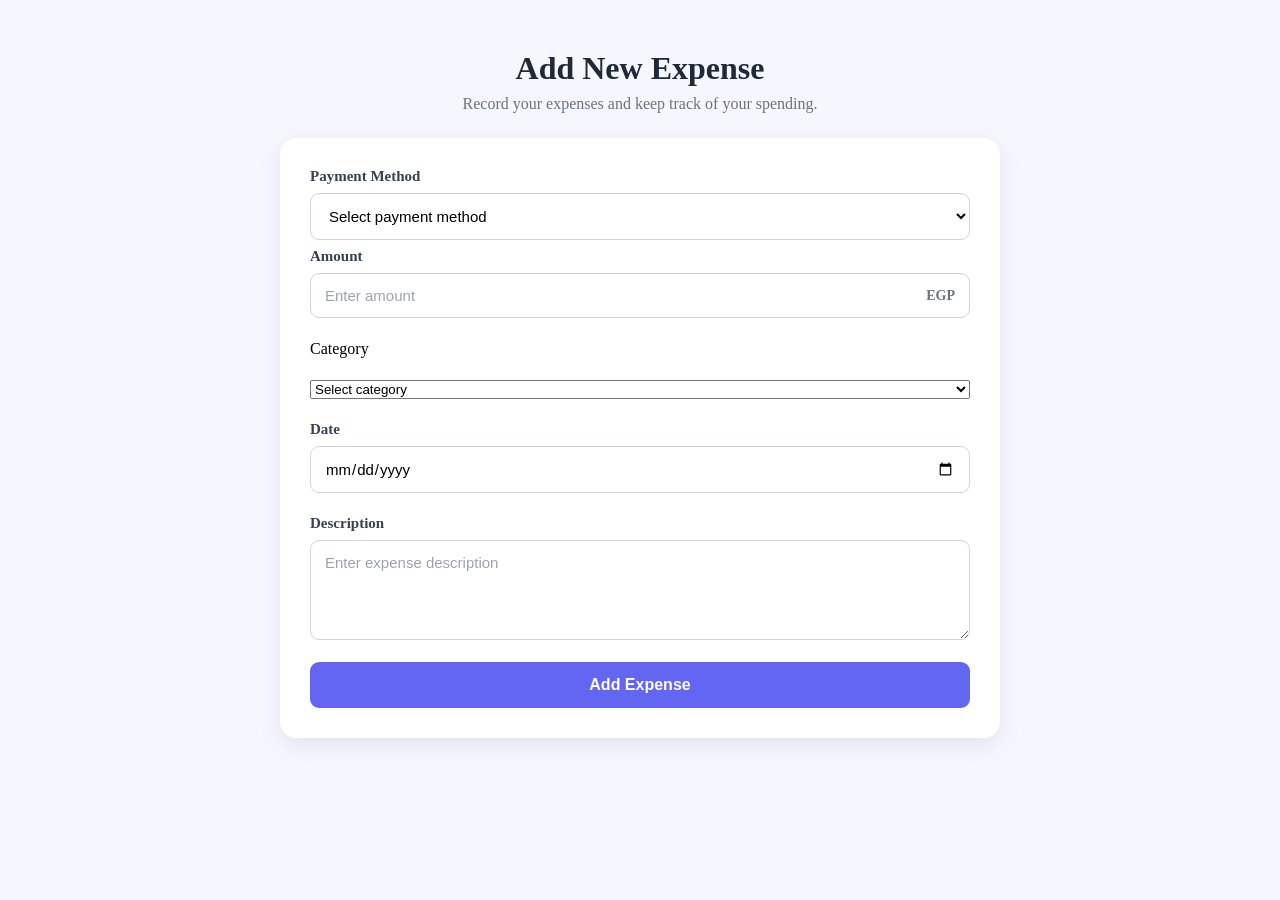
<file: Add-Expense/index.html>
<!DOCTYPE html>
<html lang="en">
<head>
    <meta charset="UTF-8">
    <meta name="viewport" content="width=device-width, initial-scale=1.0">

    <title>Add Expense | Student Wallet</title>

    <link rel="stylesheet" href="style.css">
</head>

<body>

    <section class="add-expense">

        <div class="add-expense-header">
            <h2>Add New Expense</h2>

            <p>
                Record your expenses and keep track of your spending.
            </p>
        </div>


        <form class="expense-form">

        
            <div class="form-group">
                <div class="form-group">

    <label for="paymentMethod">Payment Method</label>

    <select id="paymentMethod" name="paymentMethod" required>
        <option value="">Select payment method</option>
        <option value="Cash">Cash</option>
        <option value="InstaPay">InstaPay</option>
        <option value="Vodafone Cash">Vodafone Cash</option>
    </select>

</div>

                <label for="amount">Amount</label>

                <div class="input-wrapper">

                    <input
                        type="number"
                        id="amount"
                        name="amount"
                        placeholder="Enter amount"
                        min="1"
                        required
                    >

                    <span>EGP</span>

                </div>

                <small class="error-message" id="amountError"></small>

            </div 
            <div class="form-group">

                <label for="category">Category</label>

                <select
                    id="category"
                    name="category"
                    required
                >

                    <option value="">Select category</option>

                    <option value="food">Food</option>

                    <option value="transportation">
                        Transportation
                    </option>

                    <option value="education">
                        Education
                    </option>

                    <option value="shopping">
                        Shopping
                    </option>

                </select>

                <small class="error-message" id="categoryError"></small>

            </div>


            
            <div class="form-group">

                <label for="date">Date</label>

                <input
                    type="date"
                    id="date"
                    name="date"
                    required
                >

                <small class="error-message" id="dateError"></small>

            </div>


            
            <div class="form-group">

                <label for="description">Description</label>

                <textarea
                    id="description"
                    name="description"
                    placeholder="Enter expense description"
                    rows="4"
                ></textarea>

            </div>


            
            <button
                type="submit"
                class="add-expense-btn"
            >
                Add Expense
            </button>

        </form>

        <div
            class="success-message"
            id="successMessage"
        >
            Expense added successfully!
        </div>

    </section>


    <script src="script.js"></script>

</body>
</html>
</file>
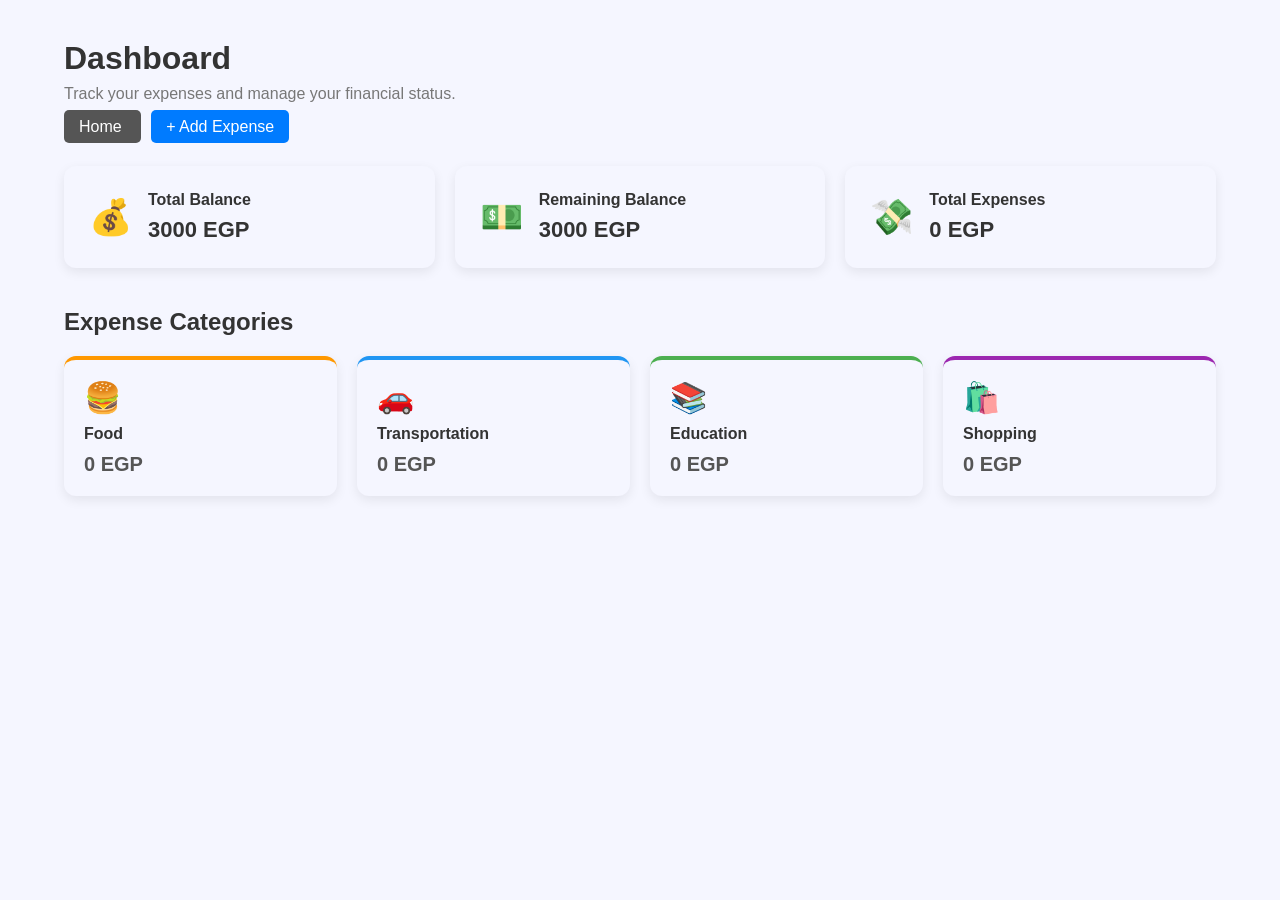
<file: dashboard-folder/index.html>
<!DOCTYPE html>
<html lang="en">
<head>
    <meta charset="UTF-8">
    <meta name="viewport" content="width=device-width, initial-scale=1.0">
    <title>Student Wallet - Dashboard</title>

    <link rel="stylesheet" href="css/style.css">
</head>
<body>

    <section class="dashboard">

        <div class="dashboard-header">
            <h1>Dashboard</h1>
            <p>Track your expenses and manage your financial status.</p>

            <div style="margin-top: 15px;">
                <a href="../index.html"
                   style="padding: 8px 15px; background: #555; color: white; text-decoration: none; border-radius: 5px; margin-right: 10px;">
                    Home
                </a>

                <a href="../Add-Expense/index.html"
                   style="padding: 8px 15px; background: #007bff; color: white; text-decoration: none; border-radius: 5px;">
                    + Add Expense
                </a>
            </div>
        </div>

        <div class="summary-cards">

            <div class="summary-card">
                <div class="card-icon">💰</div>

                <div class="card-content">
                    <h3>Total Balance</h3>
                    <p id="total-balance" title="Click to edit your balance" style="cursor: pointer;">3000 EGP</p>
                </div>
            </div>

            <div class="summary-card">
                <div class="card-icon">💵</div>

                <div class="card-content">
                    <h3>Remaining Balance</h3>
                    <p id="remaining-balance">3000 EGP</p>
                </div>
            </div>

            <div class="summary-card">
                <div class="card-icon">💸</div>

                <div class="card-content">
                    <h3>Total Expenses</h3>
                    <p id="total-expenses">0 EGP</p>
                </div>
            </div>

        </div>

        <section class="expense-categories">
            </div>

        <div id="budget-warning" style="display: none; margin: 20px 0; padding: 15px; background: #fff3cd; color: #856404; border: 1px solid #ffe69c; border-radius: 8px;">
        </div>

        <section class="expense-categories">

            <h2>Expense Categories</h2>

            <div class="category-cards">

                <div class="category-card">
                    <div class="category-icon">🍔</div>
                    <h3>Food</h3>
                    <p id="food-expenses">0 EGP</p>
                </div>

                <div class="category-card">
                    <div class="category-icon">🚗</div>
                    <h3>Transportation</h3>
                    <p id="transportation-expenses">0 EGP</p>
                </div>

                <div class="category-card">
                    <div class="category-icon">📚</div>
                    <h3>Education</h3>
                    <p id="education-expenses">0 EGP</p>
                </div>

                <div class="category-card">
                    <div class="category-icon">🛍️</div>
                    <h3>Shopping</h3>
                    <p id="shopping-expenses">0 EGP</p>
                </div>

            </div>

        </section>

    </section>

    <script src="js/script.js"></script>

</body>
</html>
</file>
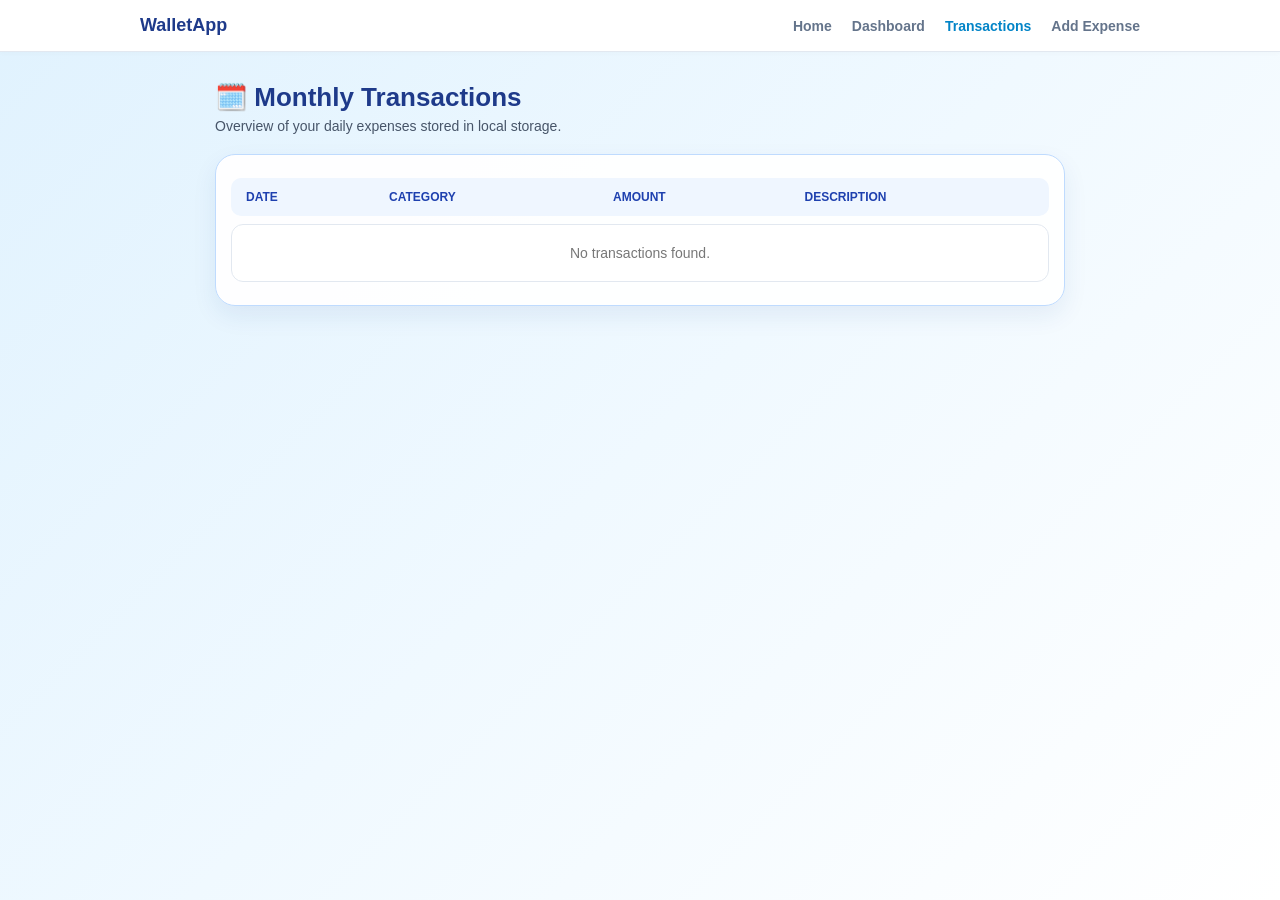
<file: transactions-floder/index.html>
<!DOCTYPE html>
<html lang="en">
<head>
    <meta charset="UTF-8">
    <meta name="viewport" content="width=device-width, initial-scale=1.0">
    <title>Transactions - Student Wallet</title>
    <link rel="stylesheet" href="style.css">
</head>
<body>

    <nav class="navbar">
        <div class="nav-container">
            <span class="logo">WalletApp</span>
            <ul class="nav-links">
                <li><a href="index.html">Home</a></li>
                <li><a href="dashboard.html">Dashboard</a></li>
                <li><a href="transactions.html" class="active">Transactions</a></li>
                <li><a href="add-expense.html">Add Expense</a></li>
            </ul>
        </div>
    </nav>

    <div class="my-container">
        <div class="main-header">
            <h1>🗓️ Monthly Transactions</h1>
            <p>Overview of your daily expenses stored in local storage.</p>
        </div>

        <div class="table-box">
            <table>
                <thead>
                    <tr>
                        <th>DATE</th>
                        <th>CATEGORY</th>
                        <th>AMOUNT</th>
                        <th>DESCRIPTION</th>
                    </tr>
                </thead>
                <tbody id="tableContent">
                </tbody>
            </table>
        </div>
    </div>

    <script src="script.js"></script>
</body>
</html>
</file>
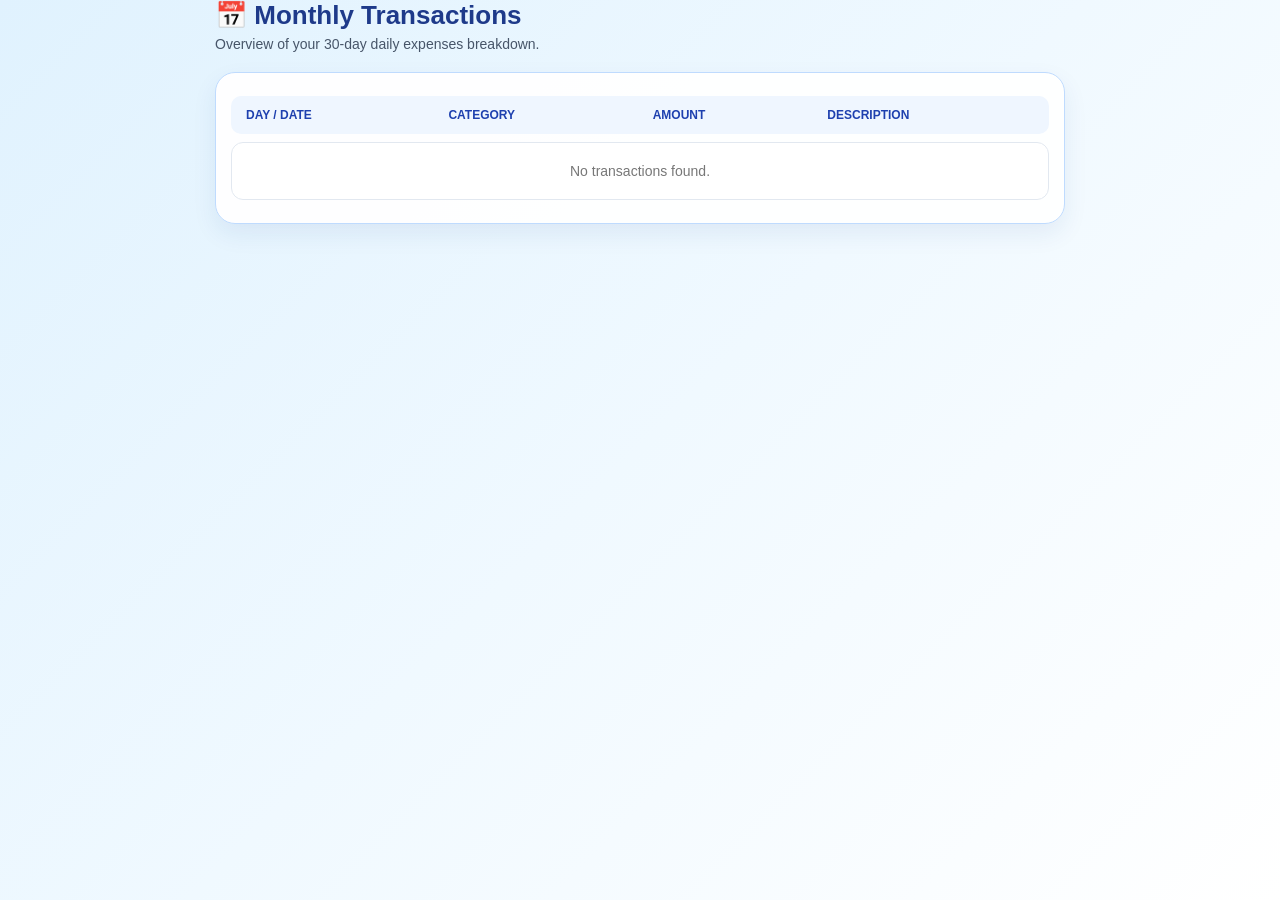
<file: transactions-floder/transactions.html>
<!DOCTYPE html>
<html lang="en">
<head>
    <meta charset="UTF-8">
    <meta name="viewport" content="width=device-width, initial-scale=1.0">
    <title>Transactions</title>
    <link rel="stylesheet" href="style.css">
</head>
<body>

    <div class="my-container">
        <div class="main-header" style="display: flex; justify-content: space-between; align-items: center; flex-wrap: wrap; gap: 15px;">
            <div>
                <h1>📅 Monthly Transactions</h1>
                <p>Overview of your 30-day daily expenses breakdown.</p>
            </div>
            
        </div>

        <div class="table-box">
            <table>
                <thead>
                    <tr>
                        <th>Day / Date</th>
                        <th>Category</th>
                        <th>Amount</th>
                        <th>Description</th>
                    </tr>
                </thead>
                <tbody id="tableContent">
                
                </tbody>
            </table>
        </div>
    </div>

    <script src="script.js"></script>
</body>
</html>
</file>
<file: Add-Expense/style.css>
body{
    background-color:#f5f6ff;
}
.add-expense {
    width: 90%;
    max-width: 720px;
    margin: 50px auto;
}

.add-expense-header {
    margin-bottom: 25px;
    text-align: center;
}

.add-expense-header h2 {
    font-size: 32px;
    margin-bottom: 8px;
    color: #1f2937;
}

.add-expense-header p {
    color: #6b7280;
    font-size: 16px;
    font-weight: 500;
    margin: 0;
}

.expense-form {
    background-color: #ffffff;
    padding: 30px;
    border-radius: 16px;

    box-shadow: 0 8px 25px rgba(0, 0, 0, 0.08);

    display: flex;
    flex-direction: column;
    gap: 22px;
}


.form-group {
    display: flex;
    flex-direction: column;
    gap: 8px;
}

.form-group label {
    font-size: 15px;
    font-weight: 600;
    color: #374151;
}


.form-group input,
.form-group select,
.form-group textarea {
    width: 100%;
    box-sizing: border-box;

    padding: 13px 14px;

    border: 1px solid #d1d5db;
    border-radius: 9px;

    font-size: 15px;
    font-family: Arial, sans-serif;

    background-color: #ffffff;

    transition: 0.3s;
}

.form-group input::placeholder,
.form-group textarea::placeholder {
    color: #9ca3af;
}

.form-group input:focus,
.form-group select:focus,
.form-group textarea:focus {
    outline: none;

    border-color: #6366f1;

    box-shadow: 0 0 0 3px rgba(99, 102, 241, 0.12);
}

.form-group textarea {
    resize: vertical;
    min-height: 100px;
}

.input-wrapper {
    position: relative;
}

.input-wrapper input {
    padding-right: 55px;
}

.input-wrapper span {
    position: absolute;

    right: 15px;
    top: 50%;

    transform: translateY(-50%);

    color: #6b7280;
    font-size: 14px;
    font-weight: 600;
}


.error-message {
    color: #dc2626;
    font-size: 13px;
    display: none;
}

.add-expense-btn {
    width: 100%;

    padding: 14px;

    border: none;
    border-radius: 9px;

    background-color: #6366f1;
    color: white;

    font-size: 16px;
    font-weight: 600;

    cursor: pointer;

    transition: 0.3s;
}

.add-expense-btn:hover {
    background-color: #4f46e5;
    transform: translateY(-1px);
}

.success-message {
    display: none;

    margin-top: 20px;

    padding: 13px 15px;

    background-color: #ecfdf5;
    color: #047857;

    border: 1px solid #a7f3d0;

    border-radius: 9px;

    text-align: center;

    font-size: 14px;
    font-weight: 600;
}

.success-message.show {
    display: block;
    animation: showMessage 0.3s ease;
}
@keyframes showMessage {

    from {
        opacity: 0;
        transform: translateY(-5px);
    }

    to {
        opacity: 1;
        transform: translateY(0);
    }

}

@media (max-width: 768px) {

    .add-expense {
        width: 90%;
        margin: 30px auto;
    }

    .add-expense-header h2 {
        font-size: 28px;
    }

    .expense-form {
        padding: 22px;
        gap: 18px;
    }

}


@media (max-width: 480px) {

    .add-expense {
        width: 92%;
    }

    .add-expense-header h2 {
        font-size: 25px;
    }

    .add-expense-header p {
        font-size: 14px;
    }

    .expense-form {
        padding: 18px;
        border-radius: 12px;
    }

    .form-group input,
    .form-group select,
    .form-group textarea {
        padding: 12px;
    }

    .add-expense-btn {
        padding: 13px;
    }
  .back-btn {
    display: inline-block;
    font-family: Arial, sans-serif;
    font-size: 14px;
    font-weight: 600;
    text-decoration: none;
    background-color: #6366f1;
    color: white;
    padding: 10px 18px;
    border-radius: 9px;
    transition: 0.3s;
    margin-bottom: 15px;
}

.back-btn:hover {
    background-color: #4f46e5;
    transform: translateY(-1px);
}
}
</file>
<file: dashboard-folder/css/style.css>
* {
    margin: 0;
    padding: 0;
    box-sizing: border-box;
}

body {
    font-family: Arial, sans-serif;
    background-color: #f5f6ff;
    color: #333;
}

.navbar {
    display: flex;
    justify-content: space-between;
    align-items: center;
    padding: 20px 50px;
    background-color: #222;
    width: 100%;
    box-sizing: border-box;
}

.navbar h2 {
    margin: 0;
    font-size: 24px;
    color: white;
}

.nav-links {
    display: flex;
    align-items: center;
    gap: 25px;
    list-style: none;
}

.nav-links a {
    text-decoration: none;
    color: white;
    font-size: 16px;
    font-weight: 500;
    transition: color 0.3s ease;
}

.nav-links a:hover {
    color: #6366f1;
}

.dashboard {
    width: 90%;
    max-width: 1200px;
    margin: 40px auto;
}

.dashboard-header {
    margin-bottom: 30px;
}

.dashboard-header h1 {
    font-size: 32px;
    margin-bottom: 8px;
}

.dashboard-header p {
    color: #777;
    font-size: 16px;
}

.summary-cards {
    display: grid;
    grid-template-columns: repeat(3, 1fr);
    gap: 20px;
}

.summary-card {
    background-color: #f5f6ff;
    padding: 25px;
    border-radius: 12px;
    box-shadow: 0 4px 12px rgba(0, 0, 0, 0.08);
    display: flex;
    align-items: center;
    gap: 15px;
}

.card-icon {
    font-size: 35px;
}

.card-content h3 {
    font-size: 16px;
    margin-bottom: 8px;
}

.card-content p {
    font-size: 22px;
    font-weight: bold;
}

.expense-categories {
    margin-top: 40px;
}

.expense-categories h2 {
    font-size: 24px;
    margin-bottom: 20px;
}

.category-cards {
    display: grid;
    grid-template-columns: repeat(4, 1fr);
    gap: 20px;
}

.category-card {
    background-color: #f5f6ff;
    padding: 20px;
    border-radius: 12px;
    box-shadow: 0 4px 12px rgba(0, 0, 0, 0.08);
}

.category-card h3 {
    font-size: 16px;
    margin-bottom: 10px;
}

.category-card p {
    font-size: 20px;
    font-weight: bold;
    color: #555;
}

.summary-card:hover,
.category-card:hover {
    transform: translateY(-5px);
    box-shadow: 0 8px 20px rgba(0, 0, 0, 0.12);
}

.summary-card,
.category-card {
    transition: 0.3s;
}

@media (max-width: 768px) {
    .summary-cards {
        grid-template-columns: 1fr;
    }

    .category-cards {
        grid-template-columns: 1fr;
    }

    .navbar {
        padding: 15px 20px;
        flex-direction: column;
        gap: 15px;
    }

    .nav-links {
        gap: 15px;
        flex-wrap: wrap;
        justify-content: center;
    }
}

.category-card:nth-child(1) {
    border-top: 4px solid #ff9800;
}

.category-card:nth-child(2) {
    border-top: 4px solid #2196f3;
}

.category-card:nth-child(3) {
    border-top: 4px solid #4caf50;
}

.category-card:nth-child(4) {
    border-top: 4px solid #9c27b0;
}

.category-icon {
    font-size: 30px;
    margin-bottom: 10px;
}

.category-card h3 {
    color: #333;
}
</file>
<file: transactions-floder/style.css>
* {
    margin: 0;
    padding: 0;
    box-sizing: border-box;
    font-family: sans-serif;
}

body {
    background: linear-gradient(135deg, #e0f2fe 0%, #f0f9ff 50%, #ffffff 100%);
    background-attachment: fixed;
    min-height: 100vh;
    padding-bottom: 40px;
}

.navbar {
    background-color: #ffffff;
    border-bottom: 1px solid #e2e8f0;
    padding: 15px 30px;
    margin-bottom: 30px;
    box-shadow: 0 2px 4px rgba(0,0,0,0.02);
}

.nav-container {
    max-width: 1000px;
    margin: 0 auto;
    display: flex;
    justify-content: space-between;
    align-items: center;
}

.logo {
    font-weight: bold;
    color: #1e3a8a;
    font-size: 18px;
}

.nav-links {
    list-style: none;
    display: flex;
    gap: 20px;
}

.nav-links a {
    text-decoration: none;
    color: #64748b;
    font-size: 14px;
    font-weight: 600;
}

.nav-links a:hover, .nav-links a.active {
    color: #0284c7;
}

.my-container {
    width: 90%;
    max-width: 850px;
    margin: 0 auto;
}

.main-header {
    margin-bottom: 20px;
    color: #1e3a8a;
}

.main-header h1 {
    font-size: 26px;
    margin-bottom: 5px;
}

.main-header p {
    color: #475569;
    font-size: 14px;
}

.table-box {
    background-color: rgba(255, 255, 255, 0.95);
    border-radius: 20px;
    padding: 15px;
    border: 1.5px solid #bfdbfe;
    box-shadow: 0px 10px 25px rgba(30, 58, 138, 0.08);
    overflow-x: auto;
}

table {
    width: 100%;
    border-collapse: separate;
    border-spacing: 0 8px;
}

th {
    background-color: #eff6ff;
    color: #1e40af;
    padding: 12px 15px;
    font-size: 12px;
    font-weight: bold;
    text-transform: uppercase;
    text-align: left;
}

th:first-child {
    border-top-left-radius: 10px;
    border-bottom-left-radius: 10px;
}

th:last-child {
    border-top-right-radius: 10px;
    border-bottom-right-radius: 10px;
}

tbody tr {
    background-color: #ffffff;
}

td {
    padding: 12px 15px;
    font-size: 14px;
    color: #334155;
    border-top: 1.5px solid #e2e8f0;
    border-bottom: 1.5px solid #e2e8f0;
    text-align: left;
}

td:first-child {
    border-left: 1.5px solid #e2e8f0;
    border-top-left-radius: 12px;
    border-bottom-left-radius: 12px;
}

td:last-child {
    border-right: 1.5px solid #e2e8f0;
    border-top-right-radius: 12px;
    border-bottom-right-radius: 12px;
}

.badge-cat {
    padding: 4px 10px;
    border-radius: 15px;
    font-size: 12px;
    font-weight: bold;
    background-color: #dbeafe;
    color: #1d4ed8;
}

.price-text {
    font-weight: bold;
    color: #dc2626;
}

.no-data {
    text-align: center !important;
    padding: 25px !important;
    color: #64748b;
}
</file>
